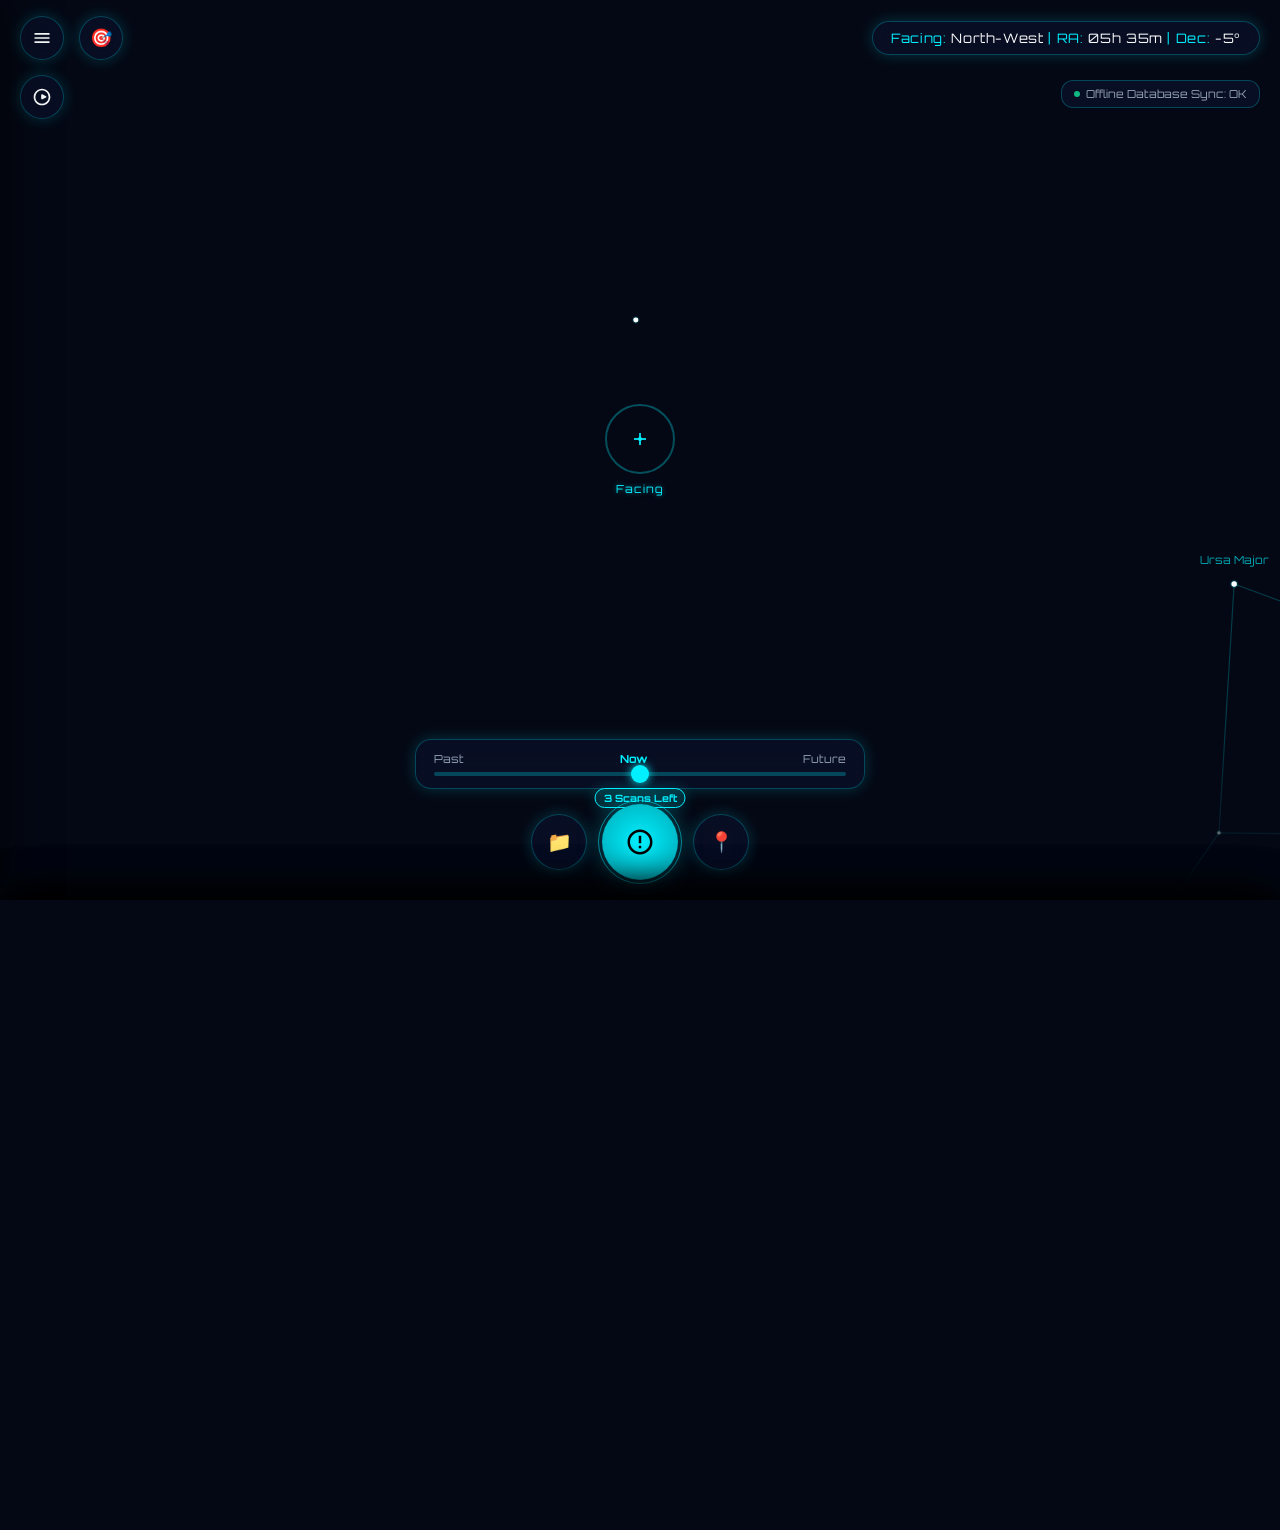
<file: index.html>
<!DOCTYPE html>
<html lang="en">
<head>
  <meta charset="UTF-8">
  <meta name="viewport" content="width=device-width, initial-scale=1.0, maximum-scale=1.0, user-scalable=no">
  <title>StarFinder Web - 100% Offline PWA</title>
  
  <!-- SEO Meta Tags -->
  <meta name="description" content="StarFinder Web - एक 100% ऑफ़लाइन, इन-ब्राउज़र प्लेट सॉल्विंग और एआर स्काई ट्रैकर PWA। तारों और तारामंडल को तुरंत पहचानें।">
  <meta name="keywords" content="Star Finder, Plate Solving, AR Constellations, Astronomy offline, PWA star catalog, कालपुरुष, सप्तर्षि">
  <meta name="author" content="Antigravity Team">
  <meta name="theme-color" content="#040814">
  
  <!-- PWA Manifest & Icons -->
  <link rel="manifest" href="manifest.json">
  <link rel="icon" type="image/png" sizes="192x192" href="assets/icon-192.png">
  <link rel="apple-touch-icon" href="assets/icon-192.png">
  
  <!-- Stylesheet -->
  <link rel="stylesheet" href="index.css">
</head>
<body>

  <div id="app-container">
    <!-- Full-screen Camera Stream (Z-Index: 1) -->
    <video id="camera-stream" autoplay playsinline muted></video>
    
    <!-- AR Celestial Vector Drawing Canvas (Z-Index: 2) -->
    <canvas id="ar-overlay"></canvas>

    <!-- HUD Overlay Layer (Z-Index: 3) -->
    <div class="hud-layer">
      <!-- Top HUD Header -->
      <header class="interactive">
        <button id="menu-btn" class="header-btn" title="Settings / Drawer" data-translate-title="menuBtnTitle">
          <svg viewBox="0 0 24 24">
            <path d="M3 18h18v-2H3v2zm0-5h18v-2H3v2zm0-7v2h18V6H3z"/>
          </svg>
        </button>

        <button id="target-search-btn" class="header-btn" title="Track Star / Object" style="font-size: 18px;" data-translate-title="trackBtnTitle">
          🎯
        </button>
        
        <div id="direction-text" class="direction-hud">
          Facing: <span>Scanning...</span> | RA: <span>--h --m</span> | Dec: <span>--°</span>
        </div>
        
        <label class="header-btn" style="border-radius: 50%; overflow: hidden;" title="Toggle Night Vision Mode" data-translate-title="nightBtnTitle">
          <input type="checkbox" id="night-mode-toggle" style="display:none;">
          <svg viewBox="0 0 24 24" style="cursor: pointer; fill: currentColor;">
            <!-- Moon / Eye icon shape -->
            <path d="M12 22C6.477 22 2 17.523 2 12S6.477 2 12 2s10 4.477 10 10-4.477 10-10 10zm0-2a8 8 0 1 0 0-16 8 8 0 0 0 0 16zm-1-5.717V9.717c0-.756.805-1.242 1.48-.905l4.335 2.158c.693.345.693 1.341 0 1.687l-4.335 2.158c-.675.337-1.48-.15-1.48-.906z"/>
          </svg>
        </label>
      </header>

      <!-- Sync / Offline indicator badge -->
      <div id="offline-badge" class="sync-indicator">
        <div id="sync-dot" class="sync-dot"></div>
        <span id="sync-label">Checking Offline Database...</span>
      </div>

      <!-- Center Reticle Focus Target -->
      <div class="reticle-container">
        <div class="reticle">
          <div class="reticle-dot"></div>
        </div>
        <div class="reticle-label" data-translate="facing">FACING</div>
      </div>

      <!-- Bottom HUD Footer (Slider & Capture) -->
      <div class="hud-footer interactive">
        
        <!-- Time Travel Slider -->
        <div class="slider-container">
          <div class="slider-labels">
            <span data-translate="past">Past</span>
            <span id="time-label-now" class="active" data-translate="now">Now</span>
            <span data-translate="future">Future</span>
          </div>
          <div class="slider-wrapper">
            <input type="range" id="time-travel-slider" min="-12" max="12" value="0" step="1">
          </div>
        </div>

        <!-- Big Scan / Capture Button & Upload Button -->
        <div class="capture-btn-container" style="gap: 15px;">
          <!-- Hidden file input -->
          <input type="file" id="photo-upload" accept="image/*" style="display:none;">
          
          <button id="upload-btn" class="header-btn" title="Upload Sky Photo" style="width: 56px; height: 56px; border-radius: 50%; font-size: 20px;" data-translate-title="uploadBtnTitle">
            📁
          </button>
          
          <div style="position: relative; display: flex; align-items: center; justify-content: center;">
            <div class="capture-pulse-ring" style="width: 84px; height: 84px;"></div>
            <button id="capture-btn" class="capture-btn" title="Capture & Solve Stars" data-translate-title="captureBtnTitle">
              <svg viewBox="0 0 24 24">
                <!-- Aperture/Scan SVG -->
                <path d="M12 2C6.48 2 2 6.48 2 12s4.48 10 10 10 10-4.48 10-10S17.52 2 12 2zm0 18c-4.41 0-8-3.59-8-8s3.59-8 8-8 8 3.59 8 8-3.59 8-8 8zm-1-13h2v6h-2zm0 8h2v2h-2z"/>
              </svg>
            </button>
            <div id="scan-counter-badge" class="scan-counter-badge">3 Scans Left</div>
          </div>

          <button id="pin-btn" class="header-btn" title="Pin Current Center" style="width: 56px; height: 56px; border-radius: 50%; font-size: 20px;" data-translate-title="pinBtnTitle">
            📍
          </button>
        </div>

      </div>
    </div>

    <!-- Backdrop for Drawer Menu -->
    <div id="drawer-backdrop" class="drawer-backdrop"></div>

    <!-- Side Navigation Menu / Settings -->
    <div id="side-drawer" class="side-drawer">
      <div class="drawer-header">
        <div class="drawer-title" data-translate="title">StarFinder Web</div>
        <button id="close-drawer" class="close-sheet-btn" onclick="document.getElementById('side-drawer').classList.remove('open'); document.getElementById('drawer-backdrop').classList.remove('show');">&times;</button>
      </div>
      
      <div class="drawer-body">
        <div class="settings-section">
          <div class="settings-section-title" data-translate="achievements">ACHIEVEMENTS</div>
          <div id="menu-achievements" class="menu-item">
            <span>🏆</span>
            <span class="menu-item-text" data-translate="achievements">Achievements</span>
          </div>
        </div>

        <div class="settings-section">
          <div class="settings-section-title" data-translate="alerts">ASTRO ALERTS</div>
          <div id="menu-alerts" class="menu-item">
            <span>📡</span>
            <span class="menu-item-text" data-translate="alerts">Astro Alerts</span>
          </div>
        </div>

        <div class="settings-section">
          <div class="settings-section-title" data-translate="photoTools">PHOTO TOOLS</div>
          <div id="menu-upload" class="menu-item">
            <span>📁</span>
            <span class="menu-item-text" data-translate="uploadPhoto">Upload Sky Photo</span>
          </div>
        </div>

        <div class="settings-section" style="margin-top: 15px;">
          <div class="settings-section-title" data-translate="configSection">CONFIG</div>
          
          <!-- Language Toggle Menu Item -->
          <div class="menu-item">
            <span>🌐</span>
            <span class="menu-item-text" data-translate="langLabel">English UI</span>
            <label class="toggle-switch">
              <input type="checkbox" id="lang-toggle">
              <span class="slider-round"></span>
            </label>
          </div>

          <div class="menu-item" style="font-size: 11px; color: var(--text-muted); pointer-events: none;" id="location-label">
            Using Location: GPS checking...
          </div>
        </div>

        <div class="settings-section" style="margin-top: 15px;">
          <div class="settings-section-title" data-translate="legalSection">LEGAL & HELP</div>
          <a href="about.html" class="menu-item" style="text-decoration: none;">
            <span>ℹ️</span>
            <span class="menu-item-text" data-translate="aboutHelp">About & Help</span>
          </a>
          <a href="privacy.html" class="menu-item" style="text-decoration: none;">
            <span>🔒</span>
            <span class="menu-item-text" data-translate="privacyPolicy">Privacy Policy</span>
          </a>
          <a href="terms.html" class="menu-item" style="text-decoration: none;">
            <span>📄</span>
            <span class="menu-item-text" data-translate="termsOfService">Terms of Service</span>
          </a>
        </div>
      </div>
    </div>

    <!-- Plate Solving Loading / Scanner Overlay -->
    <div id="analysis-overlay" class="analysis-overlay">
      <div class="scanner-box">
        <div class="corner top-left"></div>
        <div class="corner top-right"></div>
        <div class="corner bottom-left"></div>
        <div class="corner bottom-right"></div>
      </div>
      <div class="analysis-text" data-translate="scanning">Analyzing Stars...</div>
      <div class="analysis-subtext" data-translate="scanningSub">Local Geometric Hashing (No Internet)</div>
    </div>

    <!-- Results Bottom Info Sheet -->
    <div id="results-sheet" class="bottom-sheet">
      <div class="sheet-handle"></div>
      <div class="sheet-header">
        <div class="sheet-title" data-translate="solvedTitle">IDENTIFIED CONSTELLATION</div>
        <button class="close-sheet-btn">&times;</button>
      </div>
      <div class="sheet-body results-bottom-sheet">
        <div class="results-constellation-info">
          <div id="results-con-title" class="results-constellation-title">Orion Constellation</div>
          <div id="results-star-count" class="results-constellation-details">45 stars identified</div>
          <div id="results-con-desc" class="results-constellation-desc">
            Orion represents a hunter. It contains stars like Betelgeuse and Rigel.
          </div>
        </div>
        <div class="results-actions">
          <button id="results-save" class="btn btn-primary">
            <span>💾</span> <span data-translate="saveBtn">Save Photo</span>
          </button>
          <button id="results-share" class="btn btn-secondary" onclick="alert('Share feature requires browser integration. Image saved to gallery.')">
            <span>📤</span> <span data-translate="shareBtn">Share</span>
          </button>
          <button id="results-again" class="btn btn-icon-only" title="Scan Again">
            <span>🔄</span>
          </button>
        </div>
      </div>
    </div>

    <!-- Achievements Badge Gallery Bottom Sheet -->
    <div id="achievements-sheet" class="bottom-sheet">
      <div class="sheet-handle"></div>
      <div class="sheet-header">
        <div class="sheet-title" data-translate="achievements">ACHIEVEMENTS</div>
        <button class="close-sheet-btn">&times;</button>
      </div>
      <div class="sheet-body">
        <div id="badge-grid" class="badge-grid">
          <!-- Populated dynamically by app.js -->
        </div>
      </div>
    </div>

    <!-- Alerts Calendar Bottom Sheet -->
    <div id="alerts-sheet" class="bottom-sheet">
      <div class="sheet-handle"></div>
      <div class="sheet-header">
        <div class="sheet-title" data-translate="alerts">ASTRO ALERTS</div>
        <button class="close-sheet-btn">&times;</button>
      </div>
      <div class="sheet-body">
        <div id="alerts-list" class="alerts-list">
          <!-- Populated dynamically by app.js -->
        </div>
      </div>
    </div>

    <!-- Achievement Toast Notification -->
    <div id="achievement-toast" class="achievement-toast">
      <div class="badge-icon-wrapper unlocked" style="width: 44px; height: 44px; border: 1px solid var(--accent);">
        <span style="font-size: 20px;">🏆</span>
      </div>
      <div class="toast-content">
        <div class="toast-title" data-translate="toastAchievement">ACHIEVEMENT UNLOCKED!</div>
        <div id="toast-badge-name" class="toast-name">Orion Hunter</div>
      </div>
    </div>

    <!-- Target Tracker Selector Bottom Sheet -->
    <div id="target-sheet" class="bottom-sheet">
      <div class="sheet-handle"></div>
      <div class="sheet-header">
        <div class="sheet-title">TRACK STAR / OBJECT</div>
        <button class="close-sheet-btn">&times;</button>
      </div>
      <div class="sheet-body" style="display: flex; flex-direction: column; gap: 12px; padding-bottom: 25px;">
        <div class="search-box-container">
          <input type="text" id="star-search-input" placeholder="Search stars (e.g. Sirius, Polaris)..." style="width: 100%; padding: 12px; border-radius: 12px; background: rgba(255,255,255,0.05); border: 1px solid var(--border-color); color: #fff; outline: none; font-family: inherit;">
        </div>
        <div id="stars-target-list" style="max-height: 250px; overflow-y: auto; display: flex; flex-direction: column; gap: 8px;">
          <!-- Populated dynamically by app.js -->
        </div>
      </div>
    </div>

    <!-- Target HUD info card (slides in when star is selected) -->
    <div id="target-info-card" class="target-info-card">
      <div class="target-info-body">
        <div style="flex-grow: 1;">
          <div id="target-info-name" style="font-family: var(--font-family-mono); font-weight: bold; font-size: 15px; color: var(--accent);">Sirius (Vyadha)</div>
          <div id="target-info-details" style="font-size: 11px; color: var(--text-secondary); margin-top: 3px;">Distance: 8.6 LY | Mag: -1.46</div>
        </div>
        <button id="cancel-target-btn" class="btn btn-secondary" style="padding: 6px 12px; font-size: 11px; min-width: auto; height: auto; border-radius: 8px; margin: 0;">
          Cancel
        </button>
      </div>
    </div>

    <!-- Custom Star Naming Modal -->
    <div id="naming-modal" class="modal-overlay">
      <div class="modal-content">
        <h3 style="color: var(--accent); margin-top: 0; font-family: var(--font-family-mono); font-size: 18px;" data-translate="customStarTitle">Name Custom Star</h3>
        <p style="font-size: 12px; color: var(--text-secondary); margin-bottom: 15px; line-height: 1.4;" data-translate="customStarDesc">Enter a name to save this celestial direction to your device's offline memory.</p>
        <input type="text" id="custom-star-name-input" placeholder="e.g. My Favorite Star" style="width: 100%; padding: 12px; border-radius: 12px; background: rgba(255,255,255,0.05); border: 1px solid var(--border-color); color: #fff; margin-bottom: 20px; outline: none; font-family: inherit;" data-translate="customStarPlaceholder">
        <div style="display: flex; gap: 10px; justify-content: flex-end;">
          <button id="naming-modal-cancel" class="btn btn-secondary" style="padding: 8px 16px; min-width: auto; height: auto; font-size: 13px; border-radius: 10px;" data-translate="cancelBtn">Cancel</button>
          <button id="naming-modal-save" class="btn btn-primary" style="padding: 8px 16px; min-width: auto; height: auto; font-size: 13px; border-radius: 10px;" data-translate="saveText">Save</button>
        </div>
      </div>
    </div>

    <!-- Pro Upgrade Modal -->
    <div id="pro-modal" class="modal-overlay">
      <div class="modal-content pro-modal-content" style="max-width: 420px; border: 1px solid #d4af37; box-shadow: 0 0 25px rgba(212, 175, 55, 0.25);">
        <div style="text-align: center; margin-bottom: 20px;">
          <span style="font-size: 44px; display: block; margin-bottom: 8px;">🌟</span>
          <h3 style="color: #d4af37; margin: 0; font-family: var(--font-family-mono); font-size: 22px; letter-spacing: 0.05em;" data-translate="proTitle">STARFINDER PRO</h3>
          <p style="font-size: 11px; color: var(--text-muted); margin-top: 4px; text-transform: uppercase; letter-spacing: 0.1em;" data-translate="proSubtitle">Unlock the Full Universe</p>
        </div>
        
        <div style="display: flex; flex-direction: column; gap: 12px; margin-bottom: 25px; font-size: 13px; color: var(--text-secondary);">
          <div style="display: flex; gap: 12px; align-items: flex-start;">
            <span style="font-size: 16px; line-height: 1;">🚀</span>
            <div>
              <strong style="color: #fff; display: block;" data-translate="proFeature1Title">Unlimited Sky Scanning</strong>
              <span style="font-size: 11px;" data-translate="proFeature1Desc">Analyze and solve constellations without limits (Free: 3 scans).</span>
            </div>
          </div>
          <div style="display: flex; gap: 12px; align-items: flex-start;">
            <span style="font-size: 16px; line-height: 1;">📍</span>
            <div>
              <strong style="color: #fff; display: block;" data-translate="proFeature2Title">Custom Star Pinning</strong>
              <span style="font-size: 11px;" data-translate="proFeature2Desc">Mark, name, and permanently save your favorite stars in the sky.</span>
            </div>
          </div>
          <div style="display: flex; gap: 12px; align-items: flex-start;">
            <span style="font-size: 16px; line-height: 1;">⏳</span>
            <div>
              <strong style="color: #fff; display: block;" data-translate="proFeature3Title">Interactive Time Travel</strong>
              <span style="font-size: 11px;" data-translate="proFeature3Desc">Fast-forward or rewind time to observe shifts in star orientations.</span>
            </div>
          </div>
          <div style="display: flex; gap: 12px; align-items: flex-start;">
            <span style="font-size: 16px; line-height: 1;">🛰️</span>
            <div>
              <strong style="color: #fff; display: block;" data-translate="proFeature4Title">Satellite & Meteor Alerts</strong>
              <span style="font-size: 11px;" data-translate="proFeature4Desc">Track the ISS overhead pass times and access meteor shower dates.</span>
            </div>
          </div>
          <div style="display: flex; gap: 12px; align-items: flex-start;">
            <span style="font-size: 16px; line-height: 1;">🏆</span>
            <div>
              <strong style="color: #fff; display: block;" data-translate="proFeature5Title">Achievements & Badges</strong>
              <span style="font-size: 11px;" data-translate="proFeature5Desc">Collect badges for identifying constellations, orbits, and events.</span>
            </div>
          </div>
        </div>

        <!-- Purchase & Activation Controls -->
        <div style="display: flex; flex-direction: column; gap: 12px; border-top: 1px solid rgba(212,175,55,0.15); padding-top: 15px;">
          <a href="https://checkout.dodopayments.com/buy/pdt_0NdjacnfFxC98hys93dcx?quantity=1" target="_blank" class="btn btn-primary" style="background: linear-gradient(135deg, #d4af37, #aa7c11); border: none; color: #000; font-weight: bold; text-align: center; text-decoration: none; padding: 12px; border-radius: 12px; display: block; font-size: 14px; box-shadow: 0 0 15px rgba(212, 175, 55, 0.25);" data-translate="proBuyBtn">
            GET PRO - $7.00 (₹599)
          </a>
          
          <div style="text-align: center; font-size: 11px; color: var(--text-muted); margin: 4px 0;" data-translate="proOrLabel">
            — OR ENTER OFFLINE UNLOCK CODE —
          </div>
          
          <div style="display: flex; gap: 8px;">
            <input type="text" id="license-key-input" placeholder="Enter Unlock Code" style="flex-grow: 1; padding: 10px 12px; border-radius: 10px; background: rgba(255,255,255,0.05); border: 1px solid rgba(212,175,55,0.3); color: #fff; font-size: 12px; outline: none; font-family: var(--font-family-mono);" data-translate="proKeyPlaceholder">
            <button id="activate-license-btn" class="btn btn-primary" style="background: transparent; border: 1px solid #d4af37; color: #d4af37; font-size: 12px; padding: 0 16px; border-radius: 10px; min-width: auto; height: auto;" data-translate="proActivateBtn">
              Activate
            </button>
          </div>
        </div>

        <button id="close-pro-btn" class="btn btn-secondary" style="width: 100%; margin-top: 15px; padding: 10px; border-radius: 10px; font-size: 12px;" data-translate="proCloseBtn">
          Close / Continue Free
        </button>
      </div>
    </div>

  </div>

  <!-- External JavaScript Files -->
  <script src="stars_db.js"></script>
  <script src="plate_solver.js"></script>
  <script src="app.js"></script>

  <!-- PWA Service Worker Registration -->
  <script>
    if ('serviceWorker' in navigator) {
      window.addEventListener('load', () => {
        navigator.serviceWorker.register('sw.js')
          .then(reg => console.log('Service Worker Registered successfully.', reg.scope))
          .catch(err => console.log('Service Worker Registration failed.', err));
      });
    }
  </script>
</body>
</html>
</file>
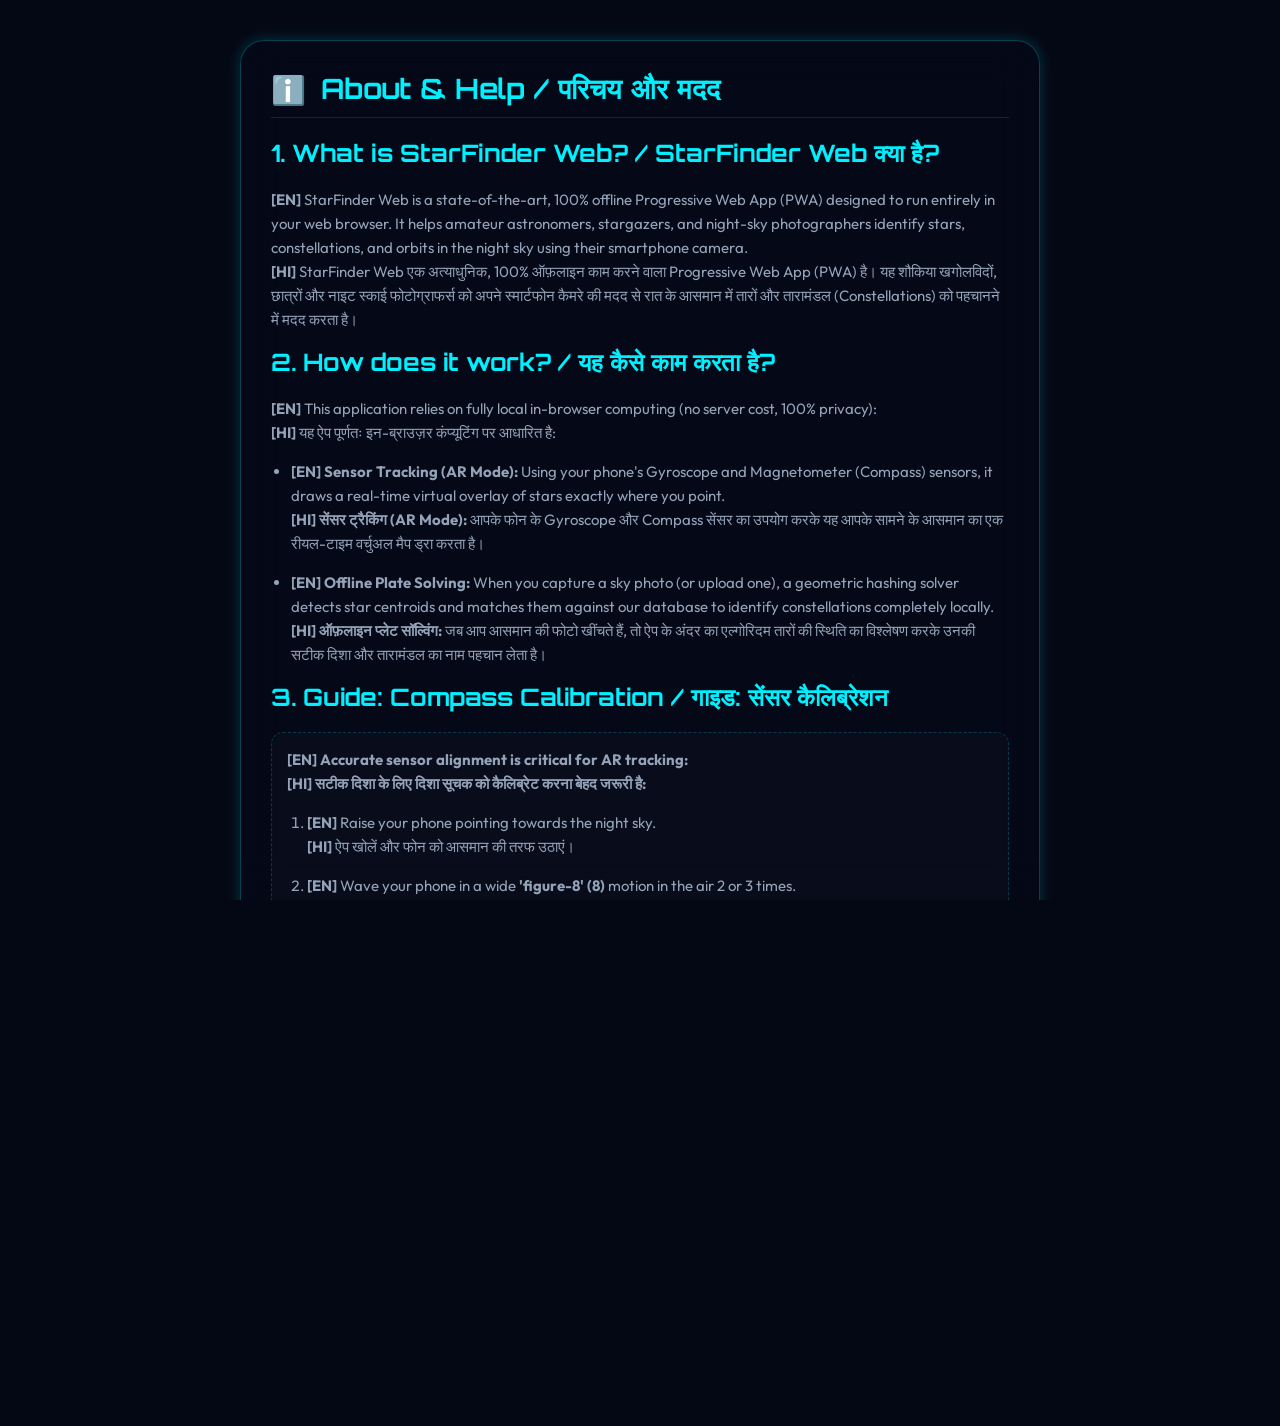
<file: about.html>
<!DOCTYPE html>
<html lang="hi">
<head>
  <meta charset="UTF-8">
  <meta name="viewport" content="width=device-width, initial-scale=1.0">
  <title>About & Help - StarFinder Web</title>
  <link rel="stylesheet" href="index.css">
  <style>
    body {
      overflow-y: auto !important; /* Enable scrolling for reading */
      background-color: var(--bg-primary);
    }
    .legal-container {
      max-width: 800px;
      margin: 40px auto;
      padding: 30px;
      background: var(--bg-glass-heavy);
      border: 1px solid var(--border-color);
      box-shadow: var(--border-glow);
      border-radius: 24px;
      backdrop-filter: blur(20px);
    }
    h1, h2, h3 {
      font-family: var(--font-family-mono);
      color: var(--accent);
      margin-bottom: 20px;
    }
    h1 {
      font-size: 28px;
      border-bottom: 1px solid rgba(0, 240, 255, 0.15);
      padding-bottom: 10px;
      display: flex;
      align-items: center;
      gap: 15px;
    }
    p, li {
      color: var(--text-secondary);
      line-height: 1.6;
      margin-bottom: 15px;
      font-size: 15px;
    }
    li {
      margin-left: 20px;
    }
    .back-btn {
      margin-top: 30px;
      width: 100%;
      text-decoration: none;
    }
    .step-box {
      background: rgba(255, 255, 255, 0.02);
      border: 1px dashed rgba(var(--accent-rgb), 0.2);
      border-radius: 12px;
      padding: 15px;
      margin: 15px 0;
    }
  </style>
</head>
<body>
  <div class="legal-container">
    <h1><span>ℹ️</span> About & Help / परिचय और मदद</h1>
    
    <h2>1. What is StarFinder Web? / StarFinder Web क्या है?</h2>
    <p>
      <strong>[EN]</strong> StarFinder Web is a state-of-the-art, 100% offline Progressive Web App (PWA) designed to run entirely in your web browser. It helps amateur astronomers, stargazers, and night-sky photographers identify stars, constellations, and orbits in the night sky using their smartphone camera.<br>
      <strong>[HI]</strong> StarFinder Web एक अत्याधुनिक, 100% ऑफ़लाइन काम करने वाला Progressive Web App (PWA) है। यह शौकिया खगोलविदों, छात्रों और नाइट स्काई फोटोग्राफर्स को अपने स्मार्टफोन कैमरे की मदद से रात के आसमान में तारों और तारामंडल (Constellations) को पहचानने में मदद करता है।
    </p>

    <h2>2. How does it work? / यह कैसे काम करता है?</h2>
    <p>
      <strong>[EN]</strong> This application relies on fully local in-browser computing (no server cost, 100% privacy):<br>
      <strong>[HI]</strong> यह ऐप पूर्णतः इन-ब्राउज़र कंप्यूटिंग पर आधारित है:
    </p>
    <ul>
      <li><strong>[EN] Sensor Tracking (AR Mode):</strong> Using your phone's Gyroscope and Magnetometer (Compass) sensors, it draws a real-time virtual overlay of stars exactly where you point.<br>
      <strong>[HI] सेंसर ट्रैकिंग (AR Mode):</strong> आपके फोन के Gyroscope और Compass सेंसर का उपयोग करके यह आपके सामने के आसमान का एक रीयल-टाइम वर्चुअल मैप ड्रा करता है।</li>
      <li><strong>[EN] Offline Plate Solving:</strong> When you capture a sky photo (or upload one), a geometric hashing solver detects star centroids and matches them against our database to identify constellations completely locally.<br>
      <strong>[HI] ऑफ़लाइन प्लेट सॉल्विंग:</strong> जब आप आसमान की फोटो खींचते हैं, तो ऐप के अंदर का एल्गोरिदम तारों की स्थिति का विश्लेषण करके उनकी सटीक दिशा और तारामंडल का नाम पहचान लेता है।</li>
    </ul>

    <h2>3. Guide: Compass Calibration / गाइड: सेंसर कैलिब्रेशन</h2>
    <div class="step-box">
      <p><strong>[EN] Accurate sensor alignment is critical for AR tracking:</strong><br>
      <strong>[HI] सटीक दिशा के लिए दिशा सूचक को कैलिब्रेट करना बेहद जरूरी है:</strong></p>
      <ol>
        <li><strong>[EN]</strong> Raise your phone pointing towards the night sky.<br>
        <strong>[HI]</strong> ऐप खोलें और फोन को आसमान की तरफ उठाएं।</li>
        <li><strong>[EN]</strong> Wave your phone in a wide <strong>'figure-8' (8)</strong> motion in the air 2 or 3 times.<br>
        <strong>[HI]</strong> अपने फोन को हवा में अंग्रेजी के <strong>'8' (Eight)</strong> के आकार में दो-तीन बार घुमाएं।</li>
        <li><strong>[EN]</strong> This recalibrates your phone's internal magnetometer sensor, aligning the map with true North.<br>
        <strong>[HI]</strong> इससे आपके फोन का मैग्नेटोमीटर री-कैलिब्रेट हो जाएगा और कंपास सटीक दिशा दिखाने लगेगा।</li>
      </ol>
    </div>

    <h2>4. How to Install Offline PWA / ऑफ़लाइन PWA इंस्टॉल कैसे करें?</h2>
    <p>
      <strong>[EN]</strong> Install the app to your home screen for complete network independence when camping or hiking in remote areas:<br>
      <strong>[HI]</strong> बिना इंटरनेट के कैंपिंग या हाइकिंग के दौरान ऐप का उपयोग करने के लिए इसे इंस्टॉल करें:
    </p>
    <ul>
      <li><strong>[EN] Android (Chrome):</strong> Click the "Add to Home Screen" notification or choose it from the Chrome menu.<br>
      <strong>[HI] Android (Chrome):</strong> वेबसाइट खोलने पर नीचे आने वाले "Add to Home Screen" प्रॉम्प्ट पर क्लिक करें।</li>
      <li><strong>[EN] iOS (Safari):</strong> Tap the 'Share' icon in Safari, scroll down, and select "Add to Home Screen".<br>
      <strong>[HI] iOS (Safari):</strong> नीचे दिए गए 'Share' बटन पर टैप करें और स्क्रॉल करके "Add to Home Screen" का चयन करें।</li>
    </ul>

    <a href="index.html" class="btn btn-primary back-btn">
      <span>🌌</span> Back to Celestial Tracker / ट्रैकर पर वापस जाएं
    </a>
  </div>

  <script>
    if (localStorage.getItem("starfinder_night") === "true") {
      document.body.classList.add("night-mode-red");
    }
  </script>
</body>
</html>
</file>
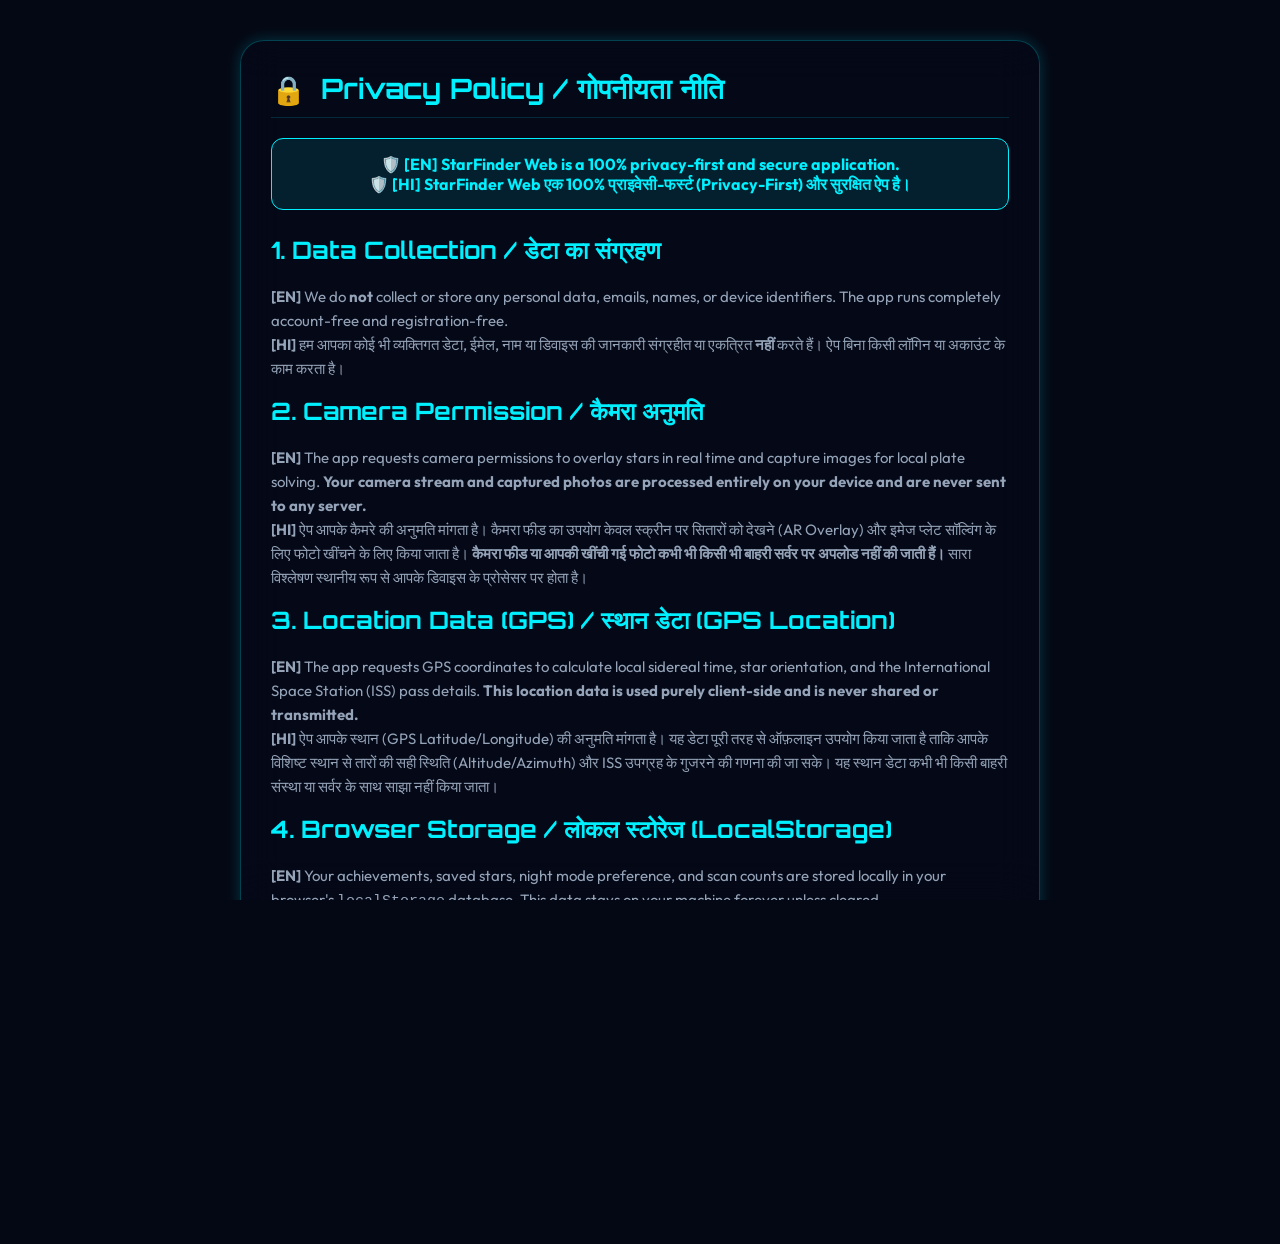
<file: privacy.html>
<!DOCTYPE html>
<html lang="hi">
<head>
  <meta charset="UTF-8">
  <meta name="viewport" content="width=device-width, initial-scale=1.0">
  <title>Privacy Policy - StarFinder Web</title>
  <link rel="stylesheet" href="index.css">
  <style>
    body {
      overflow-y: auto !important;
      background-color: var(--bg-primary);
    }
    .legal-container {
      max-width: 800px;
      margin: 40px auto;
      padding: 30px;
      background: var(--bg-glass-heavy);
      border: 1px solid var(--border-color);
      box-shadow: var(--border-glow);
      border-radius: 24px;
      backdrop-filter: blur(20px);
    }
    h1, h2, h3 {
      font-family: var(--font-family-mono);
      color: var(--accent);
      margin-bottom: 20px;
    }
    h1 {
      font-size: 28px;
      border-bottom: 1px solid rgba(0, 240, 255, 0.15);
      padding-bottom: 10px;
      display: flex;
      align-items: center;
      gap: 15px;
    }
    p, li {
      color: var(--text-secondary);
      line-height: 1.6;
      margin-bottom: 15px;
      font-size: 15px;
    }
    li {
      margin-left: 20px;
    }
    .back-btn {
      margin-top: 30px;
      width: 100%;
      text-decoration: none;
    }
    .shield-badge {
      background: rgba(var(--accent-rgb), 0.1);
      border: 1px solid var(--accent);
      color: var(--accent);
      border-radius: 12px;
      padding: 15px;
      text-align: center;
      font-weight: bold;
      margin-bottom: 25px;
      font-size: 16px;
    }
  </style>
</head>
<body>
  <div class="legal-container">
    <h1><span>🔒</span> Privacy Policy / गोपनीयता नीति</h1>
    
    <div class="shield-badge">
      🛡️ [EN] StarFinder Web is a 100% privacy-first and secure application.<br>
      🛡️ [HI] StarFinder Web एक 100% प्राइवेसी-फर्स्ट (Privacy-First) और सुरक्षित ऐप है।
    </div>

    <h2>1. Data Collection / डेटा का संग्रहण</h2>
    <p>
      <strong>[EN]</strong> We do <strong>not</strong> collect or store any personal data, emails, names, or device identifiers. The app runs completely account-free and registration-free.<br>
      <strong>[HI]</strong> हम आपका कोई भी व्यक्तिगत डेटा, ईमेल, नाम या डिवाइस की जानकारी संग्रहीत या एकत्रित <strong>नहीं</strong> करते हैं। ऐप बिना किसी लॉगिन या अकाउंट के काम करता है।
    </p>

    <h2>2. Camera Permission / कैमरा अनुमति</h2>
    <p>
      <strong>[EN]</strong> The app requests camera permissions to overlay stars in real time and capture images for local plate solving. 
      <strong>Your camera stream and captured photos are processed entirely on your device and are never sent to any server.</strong><br>
      <strong>[HI]</strong> ऐप आपके कैमरे की अनुमति मांगता है। कैमरा फीड का उपयोग केवल स्क्रीन पर सितारों को देखने (AR Overlay) और इमेज प्लेट सॉल्विंग के लिए फोटो खींचने के लिए किया जाता है। 
      <strong>कैमरा फीड या आपकी खींची गई फोटो कभी भी किसी भी बाहरी सर्वर पर अपलोड नहीं की जाती हैं।</strong> सारा विश्लेषण स्थानीय रूप से आपके डिवाइस के प्रोसेसर पर होता है।
    </p>

    <h2>3. Location Data (GPS) / स्थान डेटा (GPS Location)</h2>
    <p>
      <strong>[EN]</strong> The app requests GPS coordinates to calculate local sidereal time, star orientation, and the International Space Station (ISS) pass details. 
      <strong>This location data is used purely client-side and is never shared or transmitted.</strong><br>
      <strong>[HI]</strong> ऐप आपके स्थान (GPS Latitude/Longitude) की अनुमति मांगता है। 
      यह डेटा पूरी तरह से ऑफ़लाइन उपयोग किया जाता है ताकि आपके विशिष्ट स्थान से तारों की सही स्थिति (Altitude/Azimuth) और ISS उपग्रह के गुजरने की गणना की जा सके। यह स्थान डेटा कभी भी किसी बाहरी संस्था या सर्वर के साथ साझा नहीं किया जाता।
    </p>

    <h2>4. Browser Storage / लोकल स्टोरेज (LocalStorage)</h2>
    <p>
      <strong>[EN]</strong> Your achievements, saved stars, night mode preference, and scan counts are stored locally in your browser's <code>localStorage</code> database. This data stays on your machine forever unless cleared.<br>
      <strong>[HI]</strong> आपके द्वारा अनलॉक किए गए बैज (Achievements) और आपकी सेटिंग्स (जैसे लाल नाईट मोड, भाषा) को सहेजने के लिए ब्राउज़र के लोकल स्टोरेज (LocalStorage) का उपयोग किया जाता है। यह डेटा पूरी तरह से आपके डिवाइस में ही रहता है।
    </p>

    <h2>5. Third-Party Services / तृतीय-पक्ष सेवाएँ</h2>
    <p>
      <strong>[EN]</strong> Because StarFinder Web operates 100% offline, there are no trackers, analytical libraries, cookie providers, or external ads integrated into the PWA.<br>
      <strong>[HI]</strong> चूंकि यह ऐप बिना किसी बाहरी विज्ञापन, एनालिटिक्स या क्लाउड डेटाबेस के काम करता है, इसलिए इसमें कोई भी तृतीय-पक्ष ट्रैकर मौजूद नहीं है।
    </p>

    <a href="index.html" class="btn btn-primary back-btn">
      <span>🌌</span> Back to Celestial Tracker / ट्रैकर पर वापस जाएं
    </a>
  </div>

  <script>
    if (localStorage.getItem("starfinder_night") === "true") {
      document.body.classList.add("night-mode-red");
    }
  </script>
</body>
</html>
</file>
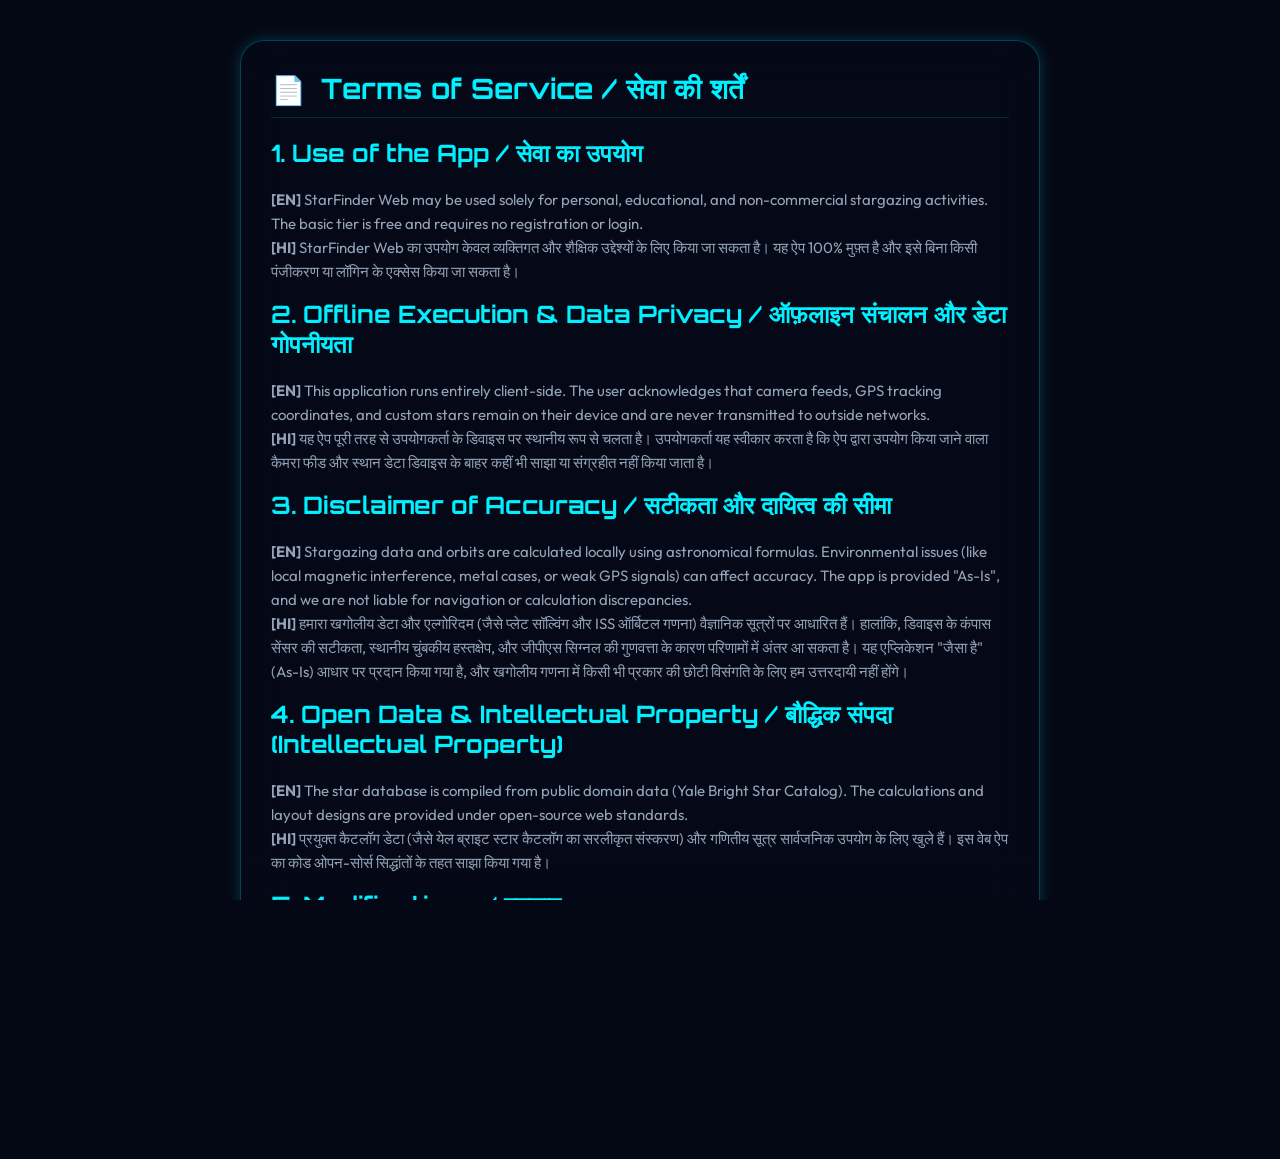
<file: terms.html>
<!DOCTYPE html>
<html lang="hi">
<head>
  <meta charset="UTF-8">
  <meta name="viewport" content="width=device-width, initial-scale=1.0">
  <title>Terms of Service - StarFinder Web</title>
  <link rel="stylesheet" href="index.css">
  <style>
    body {
      overflow-y: auto !important;
      background-color: var(--bg-primary);
    }
    .legal-container {
      max-width: 800px;
      margin: 40px auto;
      padding: 30px;
      background: var(--bg-glass-heavy);
      border: 1px solid var(--border-color);
      box-shadow: var(--border-glow);
      border-radius: 24px;
      backdrop-filter: blur(20px);
    }
    h1, h2, h3 {
      font-family: var(--font-family-mono);
      color: var(--accent);
      margin-bottom: 20px;
    }
    h1 {
      font-size: 28px;
      border-bottom: 1px solid rgba(0, 240, 255, 0.15);
      padding-bottom: 10px;
      display: flex;
      align-items: center;
      gap: 15px;
    }
    p, li {
      color: var(--text-secondary);
      line-height: 1.6;
      margin-bottom: 15px;
      font-size: 15px;
    }
    li {
      margin-left: 20px;
    }
    .back-btn {
      margin-top: 30px;
      width: 100%;
      text-decoration: none;
    }
  </style>
</head>
<body>
  <div class="legal-container">
    <h1><span>📄</span> Terms of Service / सेवा की शर्तें</h1>
    
    <h2>1. Use of the App / सेवा का उपयोग</h2>
    <p>
      <strong>[EN]</strong> StarFinder Web may be used solely for personal, educational, and non-commercial stargazing activities. The basic tier is free and requires no registration or login.<br>
      <strong>[HI]</strong> StarFinder Web का उपयोग केवल व्यक्तिगत और शैक्षिक उद्देश्यों के लिए किया जा सकता है। यह ऐप 100% मुफ़्त है और इसे बिना किसी पंजीकरण या लॉगिन के एक्सेस किया जा सकता है।
    </p>

    <h2>2. Offline Execution & Data Privacy / ऑफ़लाइन संचालन और डेटा गोपनीयता</h2>
    <p>
      <strong>[EN]</strong> This application runs entirely client-side. The user acknowledges that camera feeds, GPS tracking coordinates, and custom stars remain on their device and are never transmitted to outside networks.<br>
      <strong>[HI]</strong> यह ऐप पूरी तरह से उपयोगकर्ता के डिवाइस पर स्थानीय रूप से चलता है। उपयोगकर्ता यह स्वीकार करता है कि ऐप द्वारा उपयोग किया जाने वाला कैमरा फीड और स्थान डेटा डिवाइस के बाहर कहीं भी साझा या संग्रहीत नहीं किया जाता है।
    </p>

    <h2>3. Disclaimer of Accuracy / सटीकता और दायित्व की सीमा</h2>
    <p>
      <strong>[EN]</strong> Stargazing data and orbits are calculated locally using astronomical formulas. Environmental issues (like local magnetic interference, metal cases, or weak GPS signals) can affect accuracy. The app is provided "As-Is", and we are not liable for navigation or calculation discrepancies.<br>
      <strong>[HI]</strong> हमारा खगोलीय डेटा और एल्गोरिदम (जैसे प्लेट सॉल्विंग और ISS ऑर्बिटल गणना) वैज्ञानिक सूत्रों पर आधारित हैं। हालांकि, डिवाइस के कंपास सेंसर की सटीकता, स्थानीय चुंबकीय हस्तक्षेप, और जीपीएस सिग्नल की गुणवत्ता के कारण परिणामों में अंतर आ सकता है। यह एप्लिकेशन "जैसा है" (As-Is) आधार पर प्रदान किया गया है, और खगोलीय गणना में किसी भी प्रकार की छोटी विसंगति के लिए हम उत्तरदायी नहीं होंगे।
    </p>

    <h2>4. Open Data & Intellectual Property / बौद्धिक संपदा (Intellectual Property)</h2>
    <p>
      <strong>[EN]</strong> The star database is compiled from public domain data (Yale Bright Star Catalog). The calculations and layout designs are provided under open-source web standards.<br>
      <strong>[HI]</strong> प्रयुक्त कैटलॉग डेटा (जैसे येल ब्राइट स्टार कैटलॉग का सरलीकृत संस्करण) और गणितीय सूत्र सार्वजनिक उपयोग के लिए खुले हैं। इस वेब ऐप का कोड ओपन-सोर्स सिद्धांतों के तहत साझा किया गया है।
    </p>

    <h2>5. Modifications / बदलाव</h2>
    <p>
      <strong>[EN]</strong> We reserve the right to modify or updates features, layouts, or catalog contents in this web application without prior notice.<br>
      <strong>[HI]</strong> हम बिना किसी पूर्व सूचना के समय-समय पर इस एप्लिकेशन की सुविधाओं, इंटरफेस या डेटाबेस में बदलाव कर सकते हैं।
    </p>

    <a href="index.html" class="btn btn-primary back-btn">
      <span>🌌</span> Back to Celestial Tracker / ट्रैकर पर वापस जाएं
    </a>
  </div>

  <script>
    if (localStorage.getItem("starfinder_night") === "true") {
      document.body.classList.add("night-mode-red");
    }
  </script>
</body>
</html>
</file>
<file: index.css>
/* StarFinder Web - Style Sheets (index.css) */

/* Import premium fonts from Google Fonts */
@import url('https://fonts.googleapis.com/css2?family=Orbitron:wght@400;600;800&family=Outfit:wght@300;400;600;700&display=swap');

:root {
  /* Default Neon Cyan Space Theme Variables */
  --bg-primary: #040814;
  --bg-secondary: #0a1128;
  --bg-glass: rgba(10, 17, 40, 0.75);
  --bg-glass-heavy: rgba(5, 9, 24, 0.9);
  
  --accent: #00f0ff;
  --accent-rgb: 0, 240, 255;
  --accent-dim: #00a8b5;
  --accent-glow: rgba(0, 240, 255, 0.35);
  
  --text-primary: #f8fafc;
  --text-secondary: #94a3b8;
  --text-muted: #64748b;
  
  --border-color: rgba(0, 240, 255, 0.25);
  --border-glow: 0 0 15px rgba(0, 240, 255, 0.2);
  
  --font-family-sans: 'Outfit', -apple-system, BlinkMacSystemFont, "Segoe UI", Roboto, Helvetica, Arial, sans-serif;
  --font-family-mono: 'Orbitron', monospace;
  
  --card-shadow: 0 8px 32px 0 rgba(0, 0, 0, 0.5);
  --transition-speed: 0.3s;
}

/* Red Night Mode Override Variables */
body.night-mode-red {
  --bg-primary: #0d0000;
  --bg-secondary: #1a0000;
  --bg-glass: rgba(26, 0, 0, 0.85);
  --bg-glass-heavy: rgba(15, 0, 0, 0.95);
  
  --accent: #ff0000;
  --accent-rgb: 255, 0, 0;
  --accent-dim: #990000;
  --accent-glow: rgba(255, 0, 0, 0.4);
  
  --text-primary: #ff6666;
  --text-secondary: #aa3333;
  --text-muted: #661111;
  
  --border-color: rgba(255, 0, 0, 0.35);
  --border-glow: 0 0 15px rgba(255, 0, 0, 0.35);
  
  --card-shadow: 0 8px 32px 0 rgba(0, 0, 0, 0.8);
}

* {
  box-sizing: border-box;
  margin: 0;
  padding: 0;
  -webkit-tap-highlight-color: transparent;
  user-select: none;
}

body, html {
  width: 100%;
  height: 100%;
  overflow: hidden;
  background-color: var(--bg-primary);
  font-family: var(--font-family-sans);
  color: var(--text-primary);
  transition: background-color var(--transition-speed), color var(--transition-speed);
}

/* Main Screen Viewport */
#app-container {
  position: relative;
  width: 100vw;
  height: 100vh;
  display: flex;
  flex-direction: column;
}

/* Full Screen Camera Stream & AR Canvas */
#camera-stream {
  position: absolute;
  top: 0;
  left: 0;
  width: 100%;
  height: 100%;
  object-fit: cover;
  z-index: 1;
}

#ar-overlay {
  position: absolute;
  top: 0;
  left: 0;
  width: 100%;
  height: 100%;
  z-index: 2;
  pointer-events: auto; /* allows drag events */
  cursor: grab;
}

#ar-overlay:active {
  cursor: grabbing;
}

/* HUD elements (z-index: 3) */
.hud-layer {
  position: absolute;
  top: 0;
  left: 0;
  width: 100%;
  height: 100%;
  z-index: 3;
  pointer-events: none; /* Let clicks pass through to viewport */
  display: flex;
  flex-direction: column;
  justify-content: space-between;
}

.interactive {
  pointer-events: auto; /* Enable clicks on buttons/menus */
}

/* Top bar style */
header {
  width: 100%;
  padding: 16px 20px;
  background: linear-gradient(to bottom, rgba(4,8,20,0.85) 0%, rgba(4,8,20,0) 100%);
  display: grid;
  grid-template-columns: auto 1fr auto;
  align-items: center;
  gap: 15px;
}

body.night-mode-red header {
  background: linear-gradient(to bottom, rgba(13,0,0,0.9) 0%, rgba(13,0,0,0) 100%);
}

.header-btn {
  background: var(--bg-glass);
  border: 1px solid var(--border-color);
  box-shadow: var(--border-glow);
  color: var(--text-primary);
  width: 44px;
  height: 44px;
  border-radius: 50%;
  display: flex;
  align-items: center;
  justify-content: center;
  cursor: pointer;
  backdrop-filter: blur(10px);
  transition: all var(--transition-speed) ease;
}

.header-btn:hover {
  transform: scale(1.05);
  border-color: var(--accent);
}

.header-btn svg {
  width: 20px;
  height: 20px;
  fill: currentColor;
}

.direction-hud {
  justify-self: center;
  background: var(--bg-glass);
  border: 1px solid var(--border-color);
  padding: 8px 18px;
  border-radius: 20px;
  backdrop-filter: blur(10px);
  font-family: var(--font-family-mono);
  font-size: 13px;
  letter-spacing: 0.05em;
  color: var(--accent);
  box-shadow: var(--border-glow);
  text-align: center;
}

.direction-hud span {
  color: var(--text-primary);
}

/* Center Crosshair */
.reticle-container {
  position: absolute;
  top: 50%;
  left: 50%;
  transform: translate(-50%, -50%);
  z-index: 2;
  pointer-events: none;
  display: flex;
  flex-direction: column;
  align-items: center;
  justify-content: center;
}

.reticle {
  width: 70px;
  height: 70px;
  border: 2px solid rgba(var(--accent-rgb), 0.3);
  border-radius: 50%;
  position: relative;
  display: flex;
  align-items: center;
  justify-content: center;
  animation: pulse-reticle 4s infinite linear;
}

.reticle::before, .reticle::after {
  content: '';
  position: absolute;
  background-color: var(--accent);
  opacity: 0.85;
}

/* crosshair lines */
.reticle::before {
  width: 12px;
  height: 2px;
}
.reticle::after {
  width: 2px;
  height: 12px;
}

.reticle-dot {
  width: 4px;
  height: 4px;
  background-color: var(--accent);
  border-radius: 50%;
}

.reticle-label {
  margin-top: 8px;
  font-size: 11px;
  letter-spacing: 0.1em;
  font-family: var(--font-family-mono);
  color: var(--accent);
  text-shadow: 0 0 5px rgba(var(--accent-rgb), 0.5);
}

@keyframes pulse-reticle {
  0% { transform: rotate(0deg) scale(1); border-color: rgba(var(--accent-rgb), 0.3); }
  50% { transform: rotate(180deg) scale(1.08); border-color: rgba(var(--accent-rgb), 0.75); }
  100% { transform: rotate(360deg) scale(1); border-color: rgba(var(--accent-rgb), 0.3); }
}

/* Bottom Bar / HUD controls */
.hud-footer {
  width: 100%;
  padding: 20px;
  background: linear-gradient(to top, rgba(4,8,20,0.95) 0%, rgba(4,8,20,0.5) 50%, rgba(4,8,20,0) 100%);
  display: flex;
  flex-direction: column;
  align-items: center;
  gap: 15px;
}

body.night-mode-red .hud-footer {
  background: linear-gradient(to top, rgba(13,0,0,0.95) 0%, rgba(13,0,0,0.5) 50%, rgba(13,0,0,0) 100%);
}

/* Slider Style */
.slider-container {
  width: 90%;
  max-width: 450px;
  background: var(--bg-glass);
  border: 1px solid var(--border-color);
  padding: 12px 18px;
  border-radius: 16px;
  backdrop-filter: blur(12px);
  box-shadow: var(--border-glow);
  display: flex;
  flex-direction: column;
  gap: 6px;
}

.slider-labels {
  display: flex;
  justify-content: space-between;
  font-family: var(--font-family-mono);
  font-size: 11px;
  color: var(--text-secondary);
}

.slider-labels span.active {
  color: var(--accent);
  font-weight: bold;
}

.slider-wrapper {
  position: relative;
  width: 100%;
  display: flex;
  align-items: center;
}

input[type=range] {
  -webkit-appearance: none;
  width: 100%;
  background: transparent;
}

input[type=range]:focus {
  outline: none;
}

/* range track */
input[type=range]::-webkit-slider-runnable-track {
  width: 100%;
  height: 4px;
  background: rgba(var(--accent-rgb), 0.25);
  border-radius: 2px;
  cursor: pointer;
}

/* range thumb */
input[type=range]::-webkit-slider-thumb {
  height: 18px;
  width: 18px;
  border-radius: 50%;
  background: var(--accent);
  cursor: pointer;
  -webkit-appearance: none;
  margin-top: -7px;
  box-shadow: 0 0 10px var(--accent);
  transition: transform 0.1s ease;
}

input[type=range]::-webkit-slider-thumb:hover {
  transform: scale(1.25);
}

/* Capture / Scan button style */
.capture-btn-container {
  display: flex;
  align-items: center;
  justify-content: center;
  position: relative;
}

.capture-btn {
  background: radial-gradient(circle, var(--accent) 0%, var(--accent-dim) 100%);
  border: none;
  width: 76px;
  height: 76px;
  border-radius: 50%;
  display: flex;
  align-items: center;
  justify-content: center;
  color: #000;
  cursor: pointer;
  box-shadow: 0 0 25px var(--accent-glow);
  transition: all 0.2s ease;
  z-index: 5;
}

.capture-btn:hover {
  transform: scale(1.08);
  box-shadow: 0 0 35px var(--accent);
}

.capture-btn:active {
  transform: scale(0.95);
}

.capture-btn svg {
  width: 30px;
  height: 30px;
  fill: #000;
}

.capture-pulse-ring {
  position: absolute;
  width: 90px;
  height: 90px;
  border: 1px solid var(--accent);
  border-radius: 50%;
  opacity: 0.5;
  animation: capture-pulse 2s infinite ease-out;
}

@keyframes capture-pulse {
  0% { transform: scale(0.9); opacity: 0.8; }
  100% { transform: scale(1.35); opacity: 0; }
}

/* Bottom sheets & Side drawers (Modals) */
.bottom-sheet {
  position: absolute;
  bottom: 0;
  left: 0;
  width: 100%;
  max-height: 80%;
  background: var(--bg-glass-heavy);
  border-top: 1px solid var(--border-color);
  border-radius: 24px 24px 0 0;
  backdrop-filter: blur(20px);
  box-shadow: 0 -10px 40px rgba(0, 0, 0, 0.6);
  z-index: 10;
  transform: translateY(101%);
  transition: transform var(--transition-speed) cubic-bezier(0.16, 1, 0.3, 1);
  display: flex;
  flex-direction: column;
}

.bottom-sheet.open {
  transform: translateY(0);
}

.sheet-header {
  padding: 16px 24px;
  display: flex;
  justify-content: space-between;
  align-items: center;
  border-bottom: 1px solid rgba(var(--accent-rgb), 0.15);
}

.sheet-handle {
  width: 40px;
  height: 4px;
  background: var(--text-muted);
  border-radius: 2px;
  position: absolute;
  top: 8px;
  left: 50%;
  transform: translateX(-50%);
}

.sheet-title {
  font-family: var(--font-family-mono);
  font-size: 16px;
  color: var(--accent);
  letter-spacing: 0.05em;
  font-weight: bold;
}

.close-sheet-btn {
  background: transparent;
  border: none;
  color: var(--text-secondary);
  font-size: 20px;
  cursor: pointer;
  padding: 4px;
}

.close-sheet-btn:hover {
  color: var(--accent);
}

.sheet-body {
  padding: 20px 24px 30px;
  overflow-y: auto;
}

/* Settings/Side menu style */
.side-drawer {
  position: absolute;
  top: 0;
  left: 0;
  width: 85%;
  max-width: 320px;
  height: 100%;
  background: var(--bg-glass-heavy);
  border-right: 1px solid var(--border-color);
  box-shadow: 10px 0 40px rgba(0, 0, 0, 0.6);
  backdrop-filter: blur(20px);
  z-index: 15;
  transform: translateX(-101%);
  transition: transform var(--transition-speed) cubic-bezier(0.16, 1, 0.3, 1);
  display: flex;
  flex-direction: column;
}

.side-drawer.open {
  transform: translateX(0);
}

.drawer-header {
  padding: 24px;
  border-bottom: 1px solid rgba(var(--accent-rgb), 0.15);
  display: flex;
  justify-content: space-between;
  align-items: center;
}

.drawer-title {
  font-family: var(--font-family-mono);
  font-size: 18px;
  font-weight: 800;
  color: var(--accent);
  letter-spacing: 0.05em;
}

.drawer-body {
  padding: 20px 0;
  flex-grow: 1;
  overflow-y: auto;
}

.menu-item {
  padding: 14px 24px;
  display: flex;
  align-items: center;
  gap: 15px;
  color: var(--text-primary);
  text-decoration: none;
  font-size: 15px;
  cursor: pointer;
  transition: background var(--transition-speed);
}

.menu-item:hover {
  background: rgba(var(--accent-rgb), 0.1);
  color: var(--accent);
}

.menu-item svg {
  width: 18px;
  height: 18px;
  fill: currentColor;
}

.menu-item-text {
  flex-grow: 1;
}

/* Toggle Switch */
.toggle-switch {
  position: relative;
  display: inline-block;
  width: 44px;
  height: 22px;
}

.toggle-switch input {
  opacity: 0;
  width: 0;
  height: 0;
}

.slider-round {
  position: absolute;
  cursor: pointer;
  top: 0; left: 0; right: 0; bottom: 0;
  background-color: var(--text-muted);
  transition: .4s;
  border-radius: 34px;
}

.slider-round:before {
  position: absolute;
  content: "";
  height: 16px;
  width: 16px;
  left: 3px;
  bottom: 3px;
  background-color: white;
  transition: .4s;
  border-radius: 50%;
}

input:checked + .slider-round {
  background-color: var(--accent);
}

input:checked + .slider-round:before {
  transform: translateX(22px);
}

/* Results panel overlay and slider layout */
.results-bottom-sheet {
  display: flex;
  flex-direction: column;
  gap: 15px;
}

.results-constellation-info {
  display: flex;
  flex-direction: column;
  gap: 5px;
}

.results-constellation-title {
  font-size: 24px;
  font-weight: 700;
  color: var(--text-primary);
}

.results-constellation-details {
  font-family: var(--font-family-mono);
  font-size: 13px;
  color: var(--accent);
  display: flex;
  gap: 15px;
}

.results-constellation-desc {
  font-size: 14px;
  color: var(--text-secondary);
  line-height: 1.5;
  margin-top: 5px;
}

.results-actions {
  display: grid;
  grid-template-columns: 1fr 1fr auto;
  gap: 12px;
  margin-top: 10px;
}

.btn {
  padding: 14px 18px;
  border-radius: 12px;
  font-size: 14px;
  font-weight: bold;
  cursor: pointer;
  display: flex;
  align-items: center;
  justify-content: center;
  gap: 8px;
  transition: all var(--transition-speed);
}

.btn-primary {
  background: var(--accent);
  color: #000;
  border: none;
  box-shadow: 0 4px 15px var(--accent-glow);
}

.btn-primary:hover {
  transform: translateY(-2px);
  box-shadow: 0 6px 20px var(--accent);
}

.btn-secondary {
  background: var(--bg-secondary);
  color: var(--text-primary);
  border: 1px solid var(--border-color);
}

.btn-secondary:hover {
  border-color: var(--accent);
  background: rgba(var(--accent-rgb), 0.05);
}

.btn-icon-only {
  width: 50px;
  padding: 0;
  background: var(--bg-secondary);
  border: 1px solid var(--border-color);
  color: var(--text-primary);
}

.btn-icon-only:hover {
  border-color: var(--accent);
  color: var(--accent);
}

.btn svg {
  width: 18px;
  height: 18px;
  fill: currentColor;
}

/* Badges achievement grid style */
.badge-grid {
  display: grid;
  grid-template-columns: repeat(3, 1fr);
  gap: 16px;
  justify-items: center;
  margin-top: 10px;
}

.badge-item {
  display: flex;
  flex-direction: column;
  align-items: center;
  text-align: center;
  gap: 6px;
  width: 100%;
}

.badge-icon-wrapper {
  position: relative;
  width: 64px;
  height: 64px;
  border-radius: 50%;
  background: rgba(255,255,255,0.03);
  border: 2px dashed var(--text-muted);
  display: flex;
  align-items: center;
  justify-content: center;
  transition: all var(--transition-speed);
}

.badge-item.unlocked .badge-icon-wrapper {
  background: radial-gradient(circle, rgba(var(--accent-rgb), 0.2) 0%, rgba(var(--accent-rgb), 0.02) 100%);
  border: 2px solid var(--accent);
  box-shadow: var(--border-glow);
}

.badge-icon {
  width: 36px;
  height: 36px;
  opacity: 0.2;
  filter: grayscale(100%);
  transition: all var(--transition-speed);
}

.badge-item.unlocked .badge-icon {
  opacity: 1;
  filter: grayscale(0%) drop-shadow(0 0 5px var(--accent));
}

.badge-name {
  font-size: 11px;
  font-weight: 600;
  color: var(--text-secondary);
}

.badge-item.unlocked .badge-name {
  color: var(--text-primary);
}

/* Offline alerts list */
.alerts-list {
  display: flex;
  flex-direction: column;
  gap: 12px;
}

.alert-card {
  background: rgba(255, 255, 255, 0.03);
  border: 1px solid rgba(255, 255, 255, 0.08);
  border-radius: 12px;
  padding: 14px 18px;
  display: flex;
  gap: 12px;
}

.alert-card.active-alert {
  border-color: var(--border-color);
  background: rgba(var(--accent-rgb), 0.02);
}

.alert-indicator {
  width: 8px;
  height: 8px;
  border-radius: 50%;
  background-color: var(--text-muted);
  margin-top: 6px;
  flex-shrink: 0;
}

.alert-card.active-alert .alert-indicator {
  background-color: var(--accent);
  box-shadow: 0 0 8px var(--accent);
}

.alert-content {
  display: flex;
  flex-direction: column;
  gap: 4px;
}

.alert-event-title {
  font-weight: 700;
  font-size: 15px;
}

.alert-event-time {
  font-family: var(--font-family-mono);
  font-size: 12px;
  color: var(--accent);
}

.alert-event-desc {
  font-size: 13px;
  color: var(--text-secondary);
  line-height: 1.4;
  margin-top: 2px;
}

/* Loading solve screen */
#analysis-overlay {
  position: absolute;
  top: 0;
  left: 0;
  width: 100%;
  height: 100%;
  background: rgba(4, 8, 20, 0.85);
  backdrop-filter: blur(8px);
  z-index: 20;
  display: flex;
  flex-direction: column;
  align-items: center;
  justify-content: center;
  gap: 20px;
  opacity: 0;
  pointer-events: none;
  transition: opacity 0.3s ease;
}

body.night-mode-red #analysis-overlay {
  background: rgba(13, 0, 0, 0.9);
}

#analysis-overlay.show {
  opacity: 1;
  pointer-events: auto;
}

.scanner-box {
  width: 180px;
  height: 180px;
  position: relative;
  border: 1px solid rgba(var(--accent-rgb), 0.2);
}

.scanner-box::before {
  content: '';
  position: absolute;
  top: 0;
  left: 0;
  width: 100%;
  height: 2px;
  background: linear-gradient(to right, transparent, var(--accent), transparent);
  animation: scan-line 2.5s infinite ease-in-out;
}

.corner {
  position: absolute;
  width: 15px;
  height: 15px;
  border: 2px solid var(--accent);
}

.top-left { top: -2px; left: -2px; border-right: none; border-bottom: none; }
.top-right { top: -2px; right: -2px; border-left: none; border-bottom: none; }
.bottom-left { bottom: -2px; left: -2px; border-right: none; border-top: none; }
.bottom-right { bottom: -2px; right: -2px; border-left: none; border-top: none; }

.analysis-text {
  font-family: var(--font-family-mono);
  font-size: 14px;
  color: var(--accent);
  letter-spacing: 0.1em;
  text-align: center;
}

.analysis-subtext {
  font-size: 12px;
  color: var(--text-secondary);
  margin-top: -10px;
}

@keyframes scan-line {
  0% { top: 0%; opacity: 0.8; }
  50% { top: 100%; opacity: 0.8; }
  100% { top: 0%; opacity: 0.8; }
}

/* Toast Achievement Alert Popup */
.achievement-toast {
  position: absolute;
  top: 90px;
  left: 50%;
  transform: translate(-50%, -100px);
  background: var(--bg-glass-heavy);
  border: 1px solid var(--accent);
  box-shadow: 0 0 20px rgba(var(--accent-rgb), 0.25);
  border-radius: 20px;
  padding: 12px 24px;
  display: flex;
  align-items: center;
  gap: 15px;
  z-index: 100;
  pointer-events: none;
  opacity: 0;
  transition: all 0.5s cubic-bezier(0.175, 0.885, 0.32, 1.275);
}

.achievement-toast.show {
  transform: translate(-50%, 0);
  opacity: 1;
}

.toast-badge {
  width: 40px;
  height: 40px;
  filter: drop-shadow(0 0 5px var(--accent));
}

.toast-content {
  display: flex;
  flex-direction: column;
}

.toast-title {
  font-size: 11px;
  letter-spacing: 0.05em;
  color: var(--accent);
  font-weight: bold;
}

.toast-name {
  font-size: 14px;
  font-weight: 700;
  color: var(--text-primary);
}

/* Offline Sync Info Indicator */
.sync-indicator {
  position: absolute;
  top: 80px;
  right: 20px;
  background: var(--bg-glass);
  border: 1px solid var(--border-color);
  padding: 6px 12px;
  border-radius: 12px;
  font-size: 11px;
  font-family: var(--font-family-mono);
  color: var(--text-secondary);
  display: flex;
  align-items: center;
  gap: 6px;
  z-index: 4;
}

.sync-dot {
  width: 6px;
  height: 6px;
  border-radius: 50%;
  background-color: #10b981; /* green */
}

/* Settings Options layout */
.settings-section {
  padding: 10px 24px;
}

.settings-section-title {
  font-size: 11px;
  text-transform: uppercase;
  color: var(--text-muted);
  letter-spacing: 0.1em;
  margin-bottom: 10px;
}

/* Watermark styles on target download canvas */
.canvas-watermark {
  font-family: var(--font-family-mono);
  color: rgba(var(--accent-rgb), 0.7);
  font-size: 16px;
}

/* Backdrop for drawer */
.drawer-backdrop {
  position: absolute;
  top: 0; left: 0; width: 100%; height: 100%;
  background: rgba(0,0,0,0.5);
  z-index: 12;
  opacity: 0;
  pointer-events: none;
  transition: opacity var(--transition-speed);
}
.drawer-backdrop.show {
  opacity: 1;
  pointer-events: auto;
}

/* Calibration helper overlay */
.calibration-overlay {
  position: absolute;
  bottom: 150px;
  left: 50%;
  transform: translateX(-50%);
  background: var(--bg-glass-heavy);
  border: 1px solid var(--border-color);
  padding: 8px 16px;
  border-radius: 20px;
  font-size: 11px;
  color: var(--text-secondary);
  z-index: 3;
  pointer-events: none;
  text-align: center;
}

/* Custom Scrollbar for sheet body */
.sheet-body::-webkit-scrollbar {
  width: 4px;
}
.sheet-body::-webkit-scrollbar-track {
  background: transparent;
}
.sheet-body::-webkit-scrollbar-thumb {
  background: rgba(var(--accent-rgb), 0.2);
  border-radius: 2px;
}
.sheet-body::-webkit-scrollbar-thumb:hover {
  background: var(--accent);
}

/* ==========================================================================
   Celestial Target Tracking & Pinning CSS Styles
   ========================================================================== */

/* Target HUD Info Card */
.target-info-card {
  position: absolute;
  bottom: 180px; /* Float above the bottom HUD capture and time slider */
  left: 50%;
  transform: translateX(-50%) translateY(30px);
  width: 90%;
  max-width: 400px;
  background: var(--bg-glass-heavy);
  border: 1px solid var(--border-color);
  box-shadow: var(--border-glow);
  border-radius: 20px;
  padding: 16px;
  z-index: 10;
  backdrop-filter: blur(20px);
  opacity: 0;
  pointer-events: none;
  transition: transform 0.4s cubic-bezier(0.34, 1.56, 0.64, 1), opacity 0.3s ease;
}
.target-info-card.show {
  transform: translateX(-50%) translateY(0);
  opacity: 1;
  pointer-events: auto;
}
.target-info-body {
  display: flex;
  justify-content: space-between;
  align-items: center;
  gap: 15px;
}

/* Modal Overlay for Naming Custom Star */
.modal-overlay {
  position: fixed;
  top: 0;
  left: 0;
  width: 100vw;
  height: 100vh;
  background: rgba(4, 8, 20, 0.85);
  display: flex;
  align-items: center;
  justify-content: center;
  z-index: 100;
  opacity: 0;
  pointer-events: none;
  transition: opacity 0.3s ease;
  backdrop-filter: blur(10px);
}
.modal-overlay.show {
  opacity: 1;
  pointer-events: auto;
}
.modal-content {
  width: 90%;
  max-width: 380px;
  background: var(--bg-glass-heavy);
  border: 1px solid var(--border-color);
  box-shadow: var(--border-glow);
  border-radius: 24px;
  padding: 24px;
  transform: scale(0.9);
  transition: transform 0.3s cubic-bezier(0.34, 1.56, 0.64, 1);
}
.modal-overlay.show .modal-content {
  transform: scale(1);
}

/* Star Target Selection List Item */
.target-star-item {
  display: flex;
  justify-content: space-between;
  align-items: center;
  padding: 14px 16px;
  border-radius: 12px;
  background: rgba(255, 255, 255, 0.02);
  border: 1px solid rgba(255, 255, 255, 0.05);
  cursor: pointer;
  transition: all 0.2s ease;
}
.target-star-item:hover {
  background: rgba(var(--accent-rgb), 0.1);
  border-color: var(--accent);
  box-shadow: 0 0 10px rgba(var(--accent-rgb), 0.2);
}
.target-star-item.active-target {
  background: rgba(var(--accent-rgb), 0.15);
  border-color: var(--accent);
  box-shadow: 0 0 15px rgba(var(--accent-rgb), 0.3);
}
.target-star-item-name {
  font-weight: bold;
  font-size: 14px;
  color: var(--text-primary);
}
.target-star-item-details {
  font-size: 11px;
  color: var(--text-secondary);
  margin-top: 2px;
}

/* Night Vision Red Mode Overrides */
.night-mode-red .target-info-card {
  border-color: var(--border-color);
  box-shadow: var(--border-glow);
}
.night-mode-red .modal-content {
  border-color: var(--border-color);
  box-shadow: var(--border-glow);
}
.night-mode-red .target-star-item:hover {
  background: rgba(255, 0, 0, 0.1);
  border-color: #ff0000;
  box-shadow: 0 0 10px rgba(255, 0, 0, 0.2);
}
.night-mode-red .target-star-item.active-target {
  background: rgba(255, 0, 0, 0.15);
  border-color: #ff0000;
  box-shadow: 0 0 15px rgba(255, 0, 0, 0.3);
}

/* scan-counter-badge styling */
.scan-counter-badge {
  position: absolute;
  top: -16px; /* float above scan button */
  left: 50%;
  transform: translateX(-50%);
  background: rgba(0, 240, 255, 0.15);
  border: 1px solid var(--accent);
  color: var(--accent);
  padding: 3px 8px;
  border-radius: 20px;
  font-size: 10px;
  font-weight: bold;
  font-family: var(--font-family-mono);
  box-shadow: var(--border-glow);
  white-space: nowrap;
  pointer-events: none;
  z-index: 4;
}

/* Pro Modal content gold styling */
.pro-modal-content {
  border-color: #d4af37 !important;
  box-shadow: 0 0 30px rgba(212, 175, 55, 0.25) !important;
}

/* Night mode overrides for Pro Tier */
.night-mode-red .scan-counter-badge {
  background: rgba(255, 0, 0, 0.15);
  border-color: #ff0000;
  color: #ff0000;
  box-shadow: var(--border-glow);
}
.night-mode-red .pro-modal-content {
  border-color: #ff0000 !important;
  box-shadow: 0 0 25px rgba(255, 0, 0, 0.25) !important;
}
.night-mode-red .pro-modal-content h3 {
  color: #ff0000 !important;
}
.night-mode-red .pro-modal-content a.btn-primary {
  background: linear-gradient(135deg, #ff0000, #990000) !important;
  color: #fff !important;
  box-shadow: 0 0 15px rgba(255, 0, 0, 0.25) !important;
}
.night-mode-red .pro-modal-content code {
  color: #ff0000 !important;
  background: rgba(255, 0, 0, 0.1) !important;
}
.night-mode-red .pro-modal-content input {
  border-color: rgba(255, 0, 0, 0.3) !important;
}
.night-mode-red .pro-modal-content button#activate-license-btn {
  border-color: #ff0000 !important;
  color: #ff0000 !important;
}
</file>
